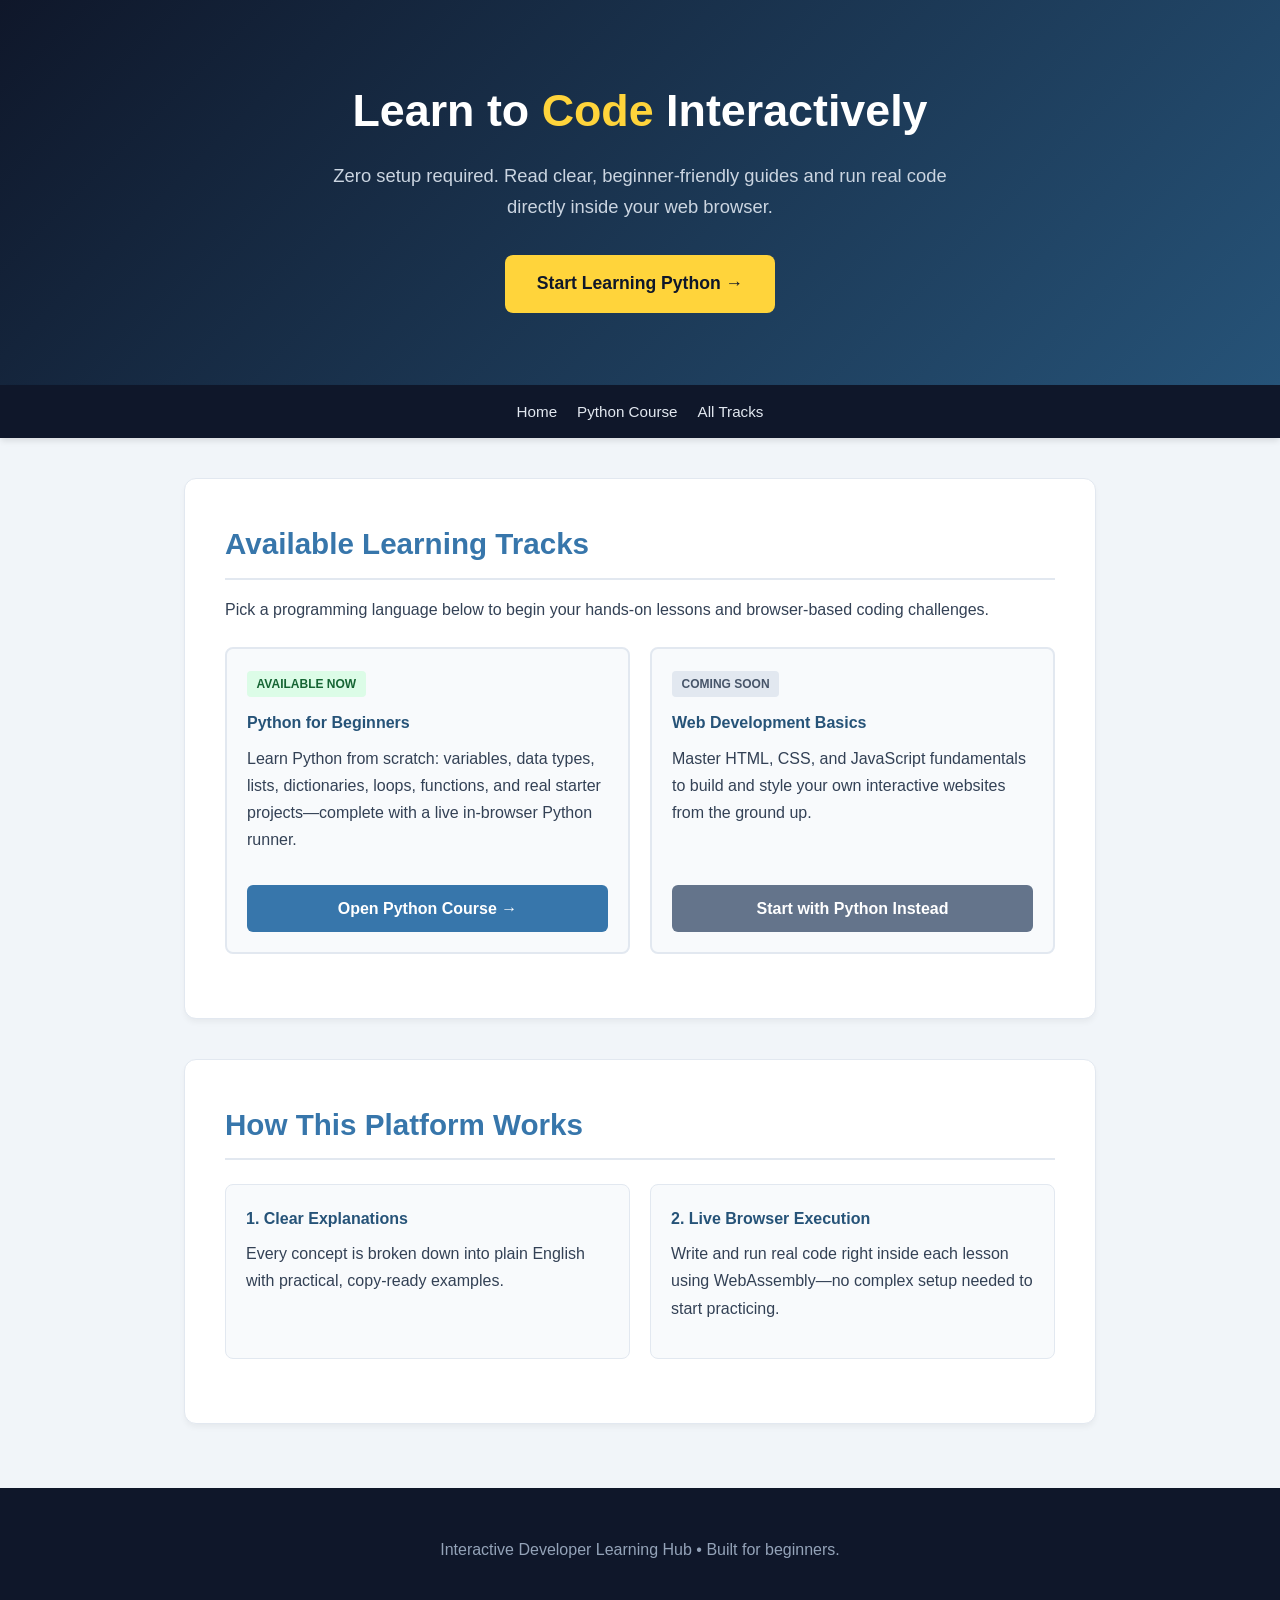
<file: index.html>
<!DOCTYPE html>
<html lang="en">
<head>
    <meta charset="UTF-8">
    <meta name="viewport" content="width=device-width, initial-scale=1.0">
    <title>CodeStart | Interactive Developer Courses</title>
    <link rel="stylesheet" href="styles.css">
    <style>
        .hero-cta {
            display: inline-block;
            background: var(--secondary);
            color: var(--dark);
            font-weight: 700;
            text-decoration: none;
            padding: 0.9rem 2rem;
            border-radius: 8px;
            font-size: 1.1rem;
            margin-top: 0.5rem;
            transition: transform 0.15s, background 0.2s;
        }

        .hero-cta:hover {
            background: #fde047;
            transform: translateY(-2px);
        }

        .course-card {
            display: flex;
            flex-direction: column;
            justify-content: space-between;
            border: 2px solid var(--border);
            transition: border-color 0.2s;
        }

        .course-card:hover {
            border-color: var(--primary);
        }

        .course-link {
            display: inline-block;
            margin-top: 1rem;
            background: var(--primary);
            color: white;
            text-decoration: none;
            padding: 0.6rem 1.2rem;
            border-radius: 6px;
            font-weight: 600;
            text-align: center;
        }

        .course-link:hover {
            background: var(--primary-dark);
        }

        .badge-ready {
            display: inline-block;
            background: #dcfce7;
            color: #166534;
            font-size: 0.75rem;
            font-weight: 700;
            padding: 0.2rem 0.6rem;
            border-radius: 4px;
            margin-bottom: 0.75rem;
            text-transform: uppercase;
        }

        .badge-soon {
            display: inline-block;
            background: #e2e8f0;
            color: #475569;
            font-size: 0.75rem;
            font-weight: 700;
            padding: 0.2rem 0.6rem;
            border-radius: 4px;
            margin-bottom: 0.75rem;
            text-transform: uppercase;
        }
    </style>
</head>
<body>

    <header>
        <h1>Learn to <span>Code</span> Interactively</h1>
        <p>Zero setup required. Read clear, beginner-friendly guides and run real code directly inside your web browser.</p>
        <a href="learn/python/index.html" class="hero-cta">Start Learning Python &rarr;</a>
    </header>

    <nav>
        <a href="index.html">Home</a>
        <a href="learn/python/index.html">Python Course</a>
        <a href="#tracks">All Tracks</a>
    </nav>

    <main>
        <section id="tracks">
            <h2>Available Learning Tracks</h2>
            <p>Pick a programming language below to begin your hands-on lessons and browser-based coding challenges.</p>

            <div class="grid-2">
                <!-- Active Python Course -->
                <div class="card course-card">
                    <div>
                        <span class="badge-ready">Available Now</span>
                        <h4>Python for Beginners</h4>
                        <p>Learn Python from scratch: variables, data types, lists, dictionaries, loops, functions, and real starter projects—complete with a live in-browser Python runner.</p>
                    </div>
                    <a href="learn/python/index.html" class="course-link">Open Python Course &rarr;</a>
                </div>

                <!-- Placeholder for Future Expansion -->
                <div class="card course-card">
                    <div>
                        <span class="badge-soon">Coming Soon</span>
                        <h4>Web Development Basics</h4>
                        <p>Master HTML, CSS, and JavaScript fundamentals to build and style your own interactive websites from the ground up.</p>
                    </div>
                    <a href="learn/python/index.html" class="course-link" style="background: #64748b;">Start with Python Instead</a>
                </div>
            </div>
        </section>

        <section>
            <h2>How This Platform Works</h2>
            <div class="grid-2">
                <div class="card">
                    <h4>1. Clear Explanations</h4>
                    <p>Every concept is broken down into plain English with practical, copy-ready examples.</p>
                </div>
                <div class="card">
                    <h4>2. Live Browser Execution</h4>
                    <p>Write and run real code right inside each lesson using WebAssembly—no complex setup needed to start practicing.</p>
                </div>
            </div>
        </section>
    </main>

    <footer>
        <p>Interactive Developer Learning Hub &bull; Built for beginners.</p>
    </footer>

</body>
</html>
</file>
<file: styles.css>
:root {
    --primary: #3776ab;
    --primary-dark: #265378;
    --secondary: #ffd43b;
    --dark: #0f172a;
    --surface: #ffffff;
    --bg: #f1f5f9;
    --text: #334155;
    --border: #e2e8f0;
    --success: #16a34a;
    --error: #dc2626;
}

* {
    box-sizing: border-box;
    margin: 0;
    padding: 0;
}

html {
    scroll-behavior: smooth;
}

body {
    font-family: -apple-system, BlinkMacSystemFont, "Segoe UI", Roboto, sans-serif;
    line-height: 1.7;
    color: var(--text);
    background-color: var(--bg);
}

header {
    background: linear-gradient(135deg, var(--dark), var(--primary-dark));
    color: white;
    text-align: center;
    padding: 4.5rem 1.5rem;
}

header h1 {
    font-size: 2.8rem;
    margin-bottom: 0.75rem;
}

header span {
    color: var(--secondary);
}

header p {
    max-width: 650px;
    margin: 0 auto 1.5rem;
    font-size: 1.15rem;
    color: #cbd5e1;
}

.status-badge {
    display: inline-block;
    background: rgba(255, 255, 255, 0.1);
    padding: 0.4rem 1rem;
    border-radius: 999px;
    font-size: 0.85rem;
    border: 1px solid rgba(255, 255, 255, 0.2);
}

nav {
    background: var(--dark);
    padding: 0.85rem 1rem;
    position: sticky;
    top: 0;
    z-index: 100;
    box-shadow: 0 4px 6px -1px rgba(0,0,0,0.1);
    display: flex;
    flex-wrap: wrap;
    justify-content: center;
    gap: 1.25rem;
}

nav a {
    color: #e2e8f0;
    text-decoration: none;
    font-size: 0.95rem;
    font-weight: 500;
    transition: color 0.2s;
}

nav a:hover {
    color: var(--secondary);
}

main {
    max-width: 960px;
    margin: 2.5rem auto;
    padding: 0 1.5rem;
}

section {
    background: var(--surface);
    padding: 2.5rem;
    border-radius: 12px;
    box-shadow: 0 4px 6px -1px rgba(0, 0, 0, 0.05);
    margin-bottom: 2.5rem;
    border: 1px solid var(--border);
}

h2 {
    color: var(--primary);
    font-size: 1.85rem;
    margin-bottom: 1rem;
    padding-bottom: 0.5rem;
    border-bottom: 2px solid var(--border);
}

h3 {
    color: var(--dark);
    font-size: 1.3rem;
    margin: 1.75rem 0 0.75rem;
}

p {
    margin-bottom: 1rem;
}

ul, ol {
    margin-left: 1.5rem;
    margin-bottom: 1.25rem;
}

li {
    margin-bottom: 0.4rem;
}

code {
    background: #e2e8f0;
    padding: 0.15rem 0.4rem;
    border-radius: 4px;
    font-family: "Fira Code", "Courier New", monospace;
    font-size: 0.9em;
    color: #0f172a;
}

.grid-2 {
    display: grid;
    grid-template-columns: repeat(auto-fit, minmax(280px, 1fr));
    gap: 1.25rem;
    margin: 1.5rem 0;
}

.card {
    background: #f8fafc;
    border: 1px solid var(--border);
    padding: 1.25rem;
    border-radius: 8px;
}

.card h4 {
    color: var(--primary-dark);
    margin-bottom: 0.5rem;
}

table {
    width: 100%;
    border-collapse: collapse;
    margin: 1.5rem 0;
}

th, td {
    text-align: left;
    padding: 0.75rem 1rem;
    border-bottom: 1px solid var(--border);
}

th {
    background: #f8fafc;
    color: var(--dark);
    font-weight: 600;
}

.code-container {
    position: relative;
    background: var(--dark);
    color: #f8fafc;
    padding: 1.25rem;
    border-radius: 8px;
    font-family: "Courier New", Courier, monospace;
    overflow-x: auto;
    margin: 1rem 0;
}

.code-container code {
    background: transparent;
    color: inherit;
    padding: 0;
}

.copy-btn {
    position: absolute;
    top: 0.6rem;
    right: 0.6rem;
    background: var(--primary);
    color: white;
    border: none;
    padding: 0.35rem 0.7rem;
    border-radius: 4px;
    cursor: pointer;
    font-size: 0.8rem;
}

.copy-btn:hover {
    background: var(--primary-dark);
}

.tip-box {
    background: #eff6ff;
    border-left: 4px solid var(--primary);
    padding: 1rem 1.25rem;
    border-radius: 0 8px 8px 0;
    margin: 1.25rem 0;
}

.exercise-box {
    background: #f8fafc;
    border: 2px solid #cbd5e1;
    border-radius: 10px;
    padding: 1.5rem;
    margin: 1.75rem 0;
}

.exercise-header {
    display: flex;
    justify-content: space-between;
    align-items: center;
    margin-bottom: 0.75rem;
}

.exercise-tag {
    background: var(--secondary);
    color: var(--dark);
    font-weight: 700;
    font-size: 0.8rem;
    padding: 0.25rem 0.65rem;
    border-radius: 4px;
    text-transform: uppercase;
}

.code-editor {
    width: 100%;
    min-height: 130px;
    background: var(--dark);
    color: #38bdf8;
    font-family: "Courier New", Courier, monospace;
    font-size: 0.95rem;
    padding: 1rem;
    border-radius: 6px;
    border: none;
    resize: vertical;
    margin: 0.75rem 0;
    line-height: 1.5;
}

.btn-group {
    display: flex;
    gap: 0.75rem;
    flex-wrap: wrap;
}

.run-btn {
    background: var(--success);
    color: white;
    border: none;
    padding: 0.6rem 1.25rem;
    border-radius: 6px;
    font-weight: 600;
    cursor: pointer;
    font-size: 0.95rem;
}

.run-btn:hover {
    background: #15803d;
}

.hint-btn {
    background: #e2e8f0;
    color: var(--dark);
    border: none;
    padding: 0.6rem 1rem;
    border-radius: 6px;
    font-weight: 500;
    cursor: pointer;
}

.hint-btn:hover {
    background: #cbd5e1;
}

.console-output {
    background: #020617;
    color: #a7f3d0;
    font-family: monospace;
    padding: 0.85rem 1rem;
    border-radius: 6px;
    margin-top: 0.85rem;
    min-height: 45px;
    white-space: pre-wrap;
    border-left: 4px solid var(--success);
}

.hint-text {
    display: none;
    margin-top: 0.75rem;
    padding: 0.75rem;
    background: #fef9c3;
    border-radius: 6px;
    font-size: 0.9rem;
    color: #713f12;
}

footer {
    text-align: center;
    padding: 3rem 1rem;
    background: var(--dark);
    color: #94a3b8;
    margin-top: 4rem;
}
</file>
